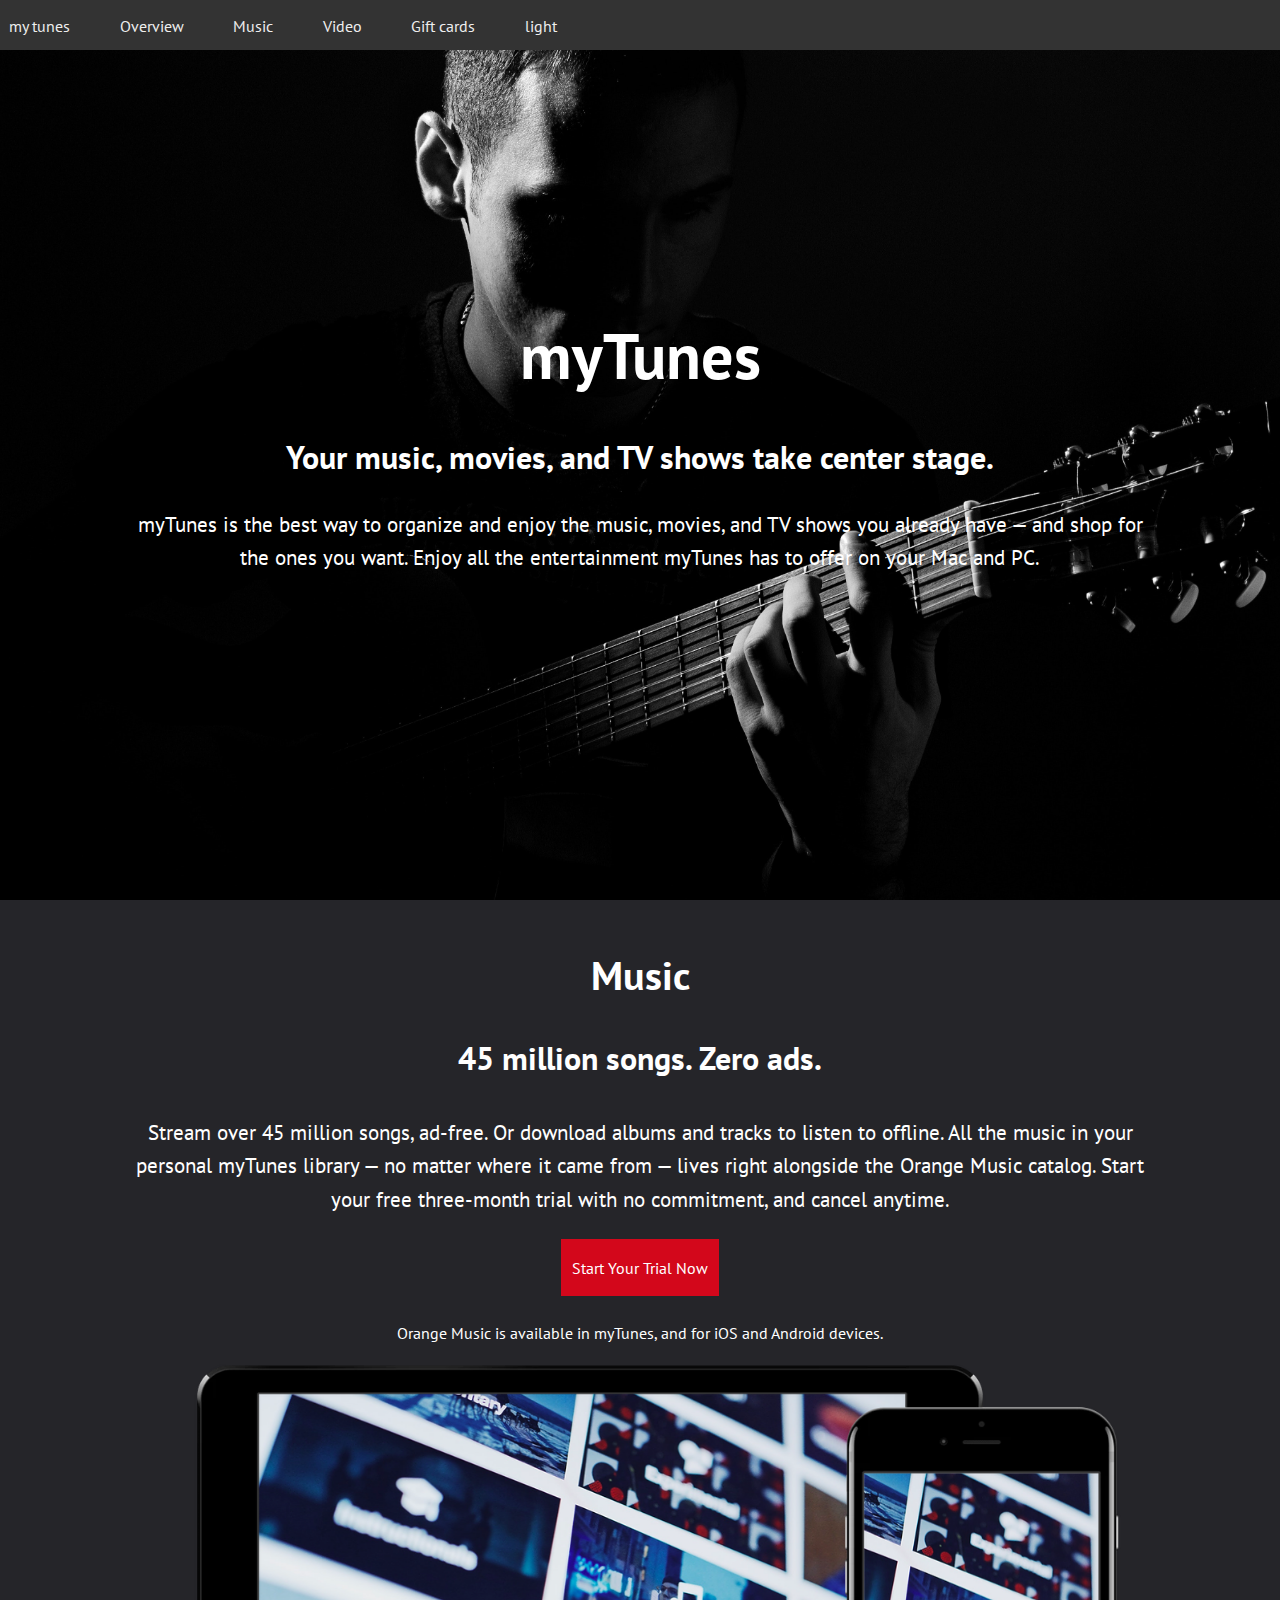
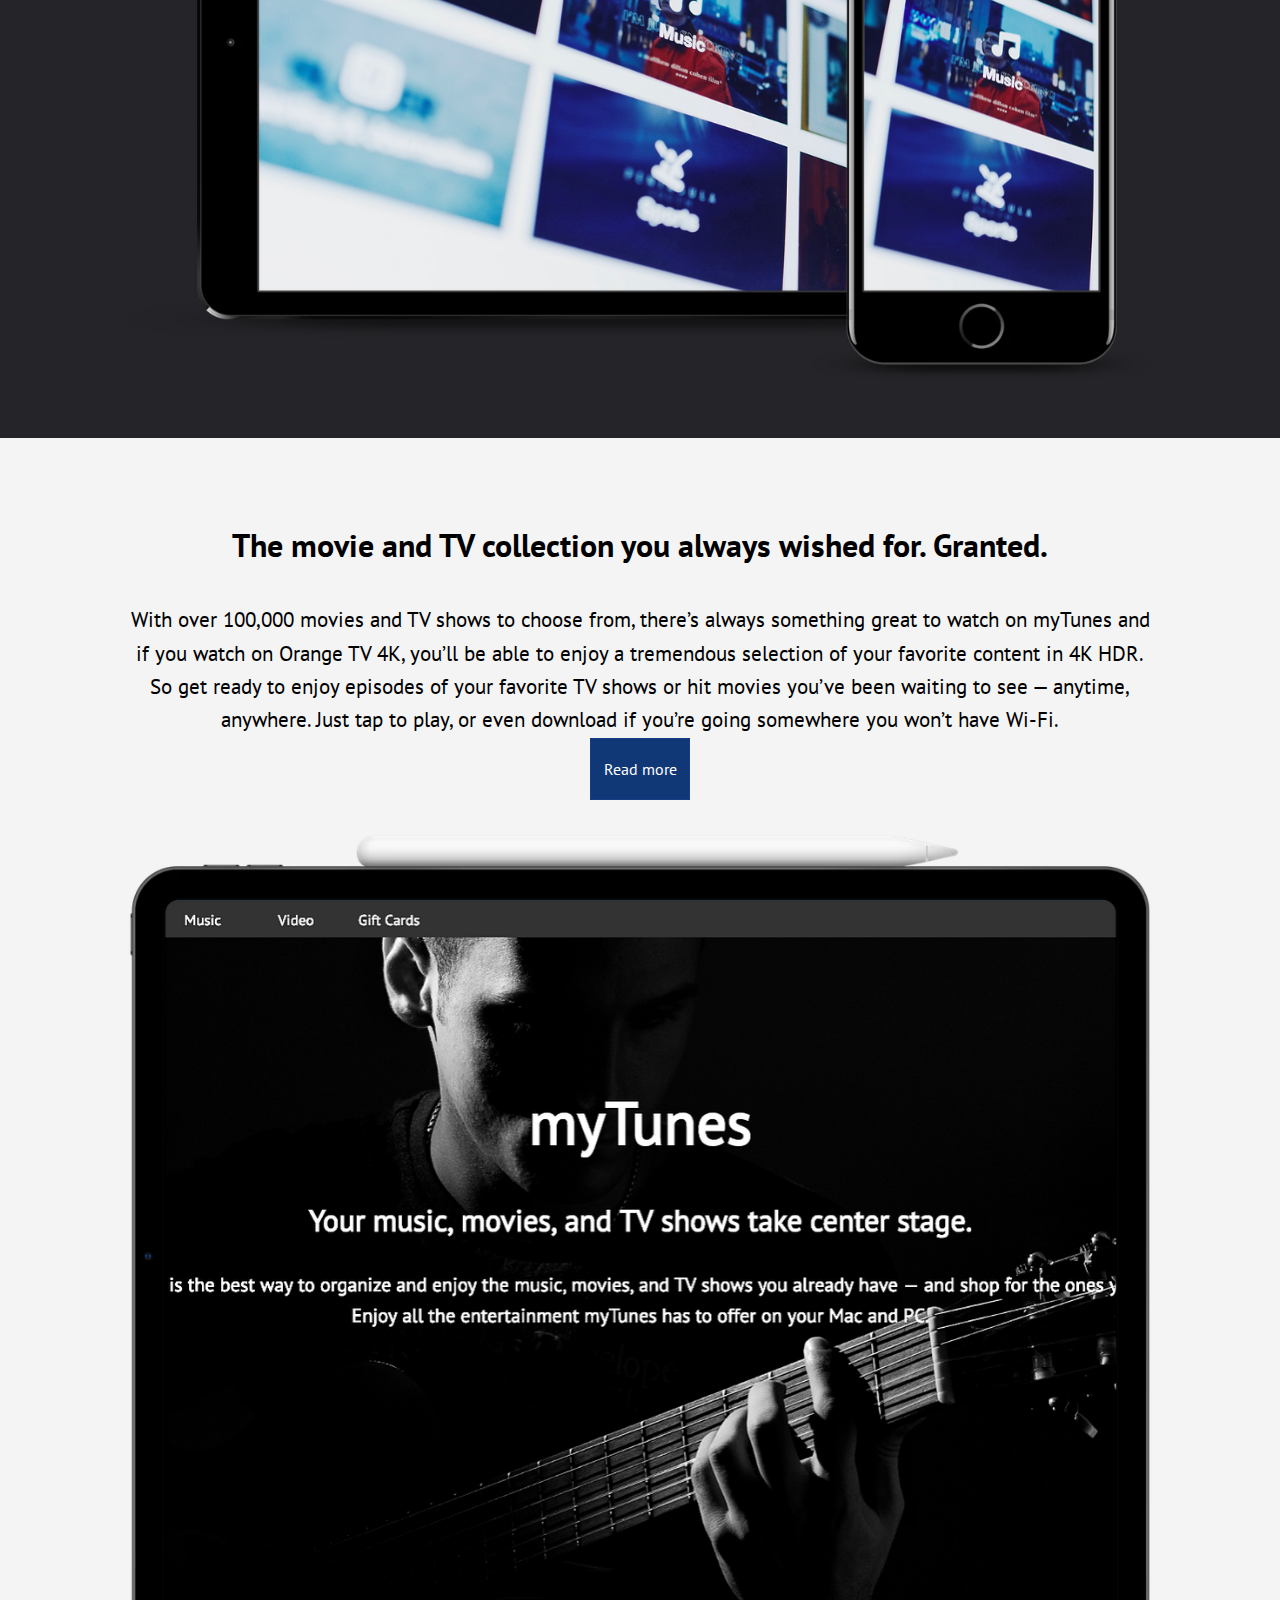
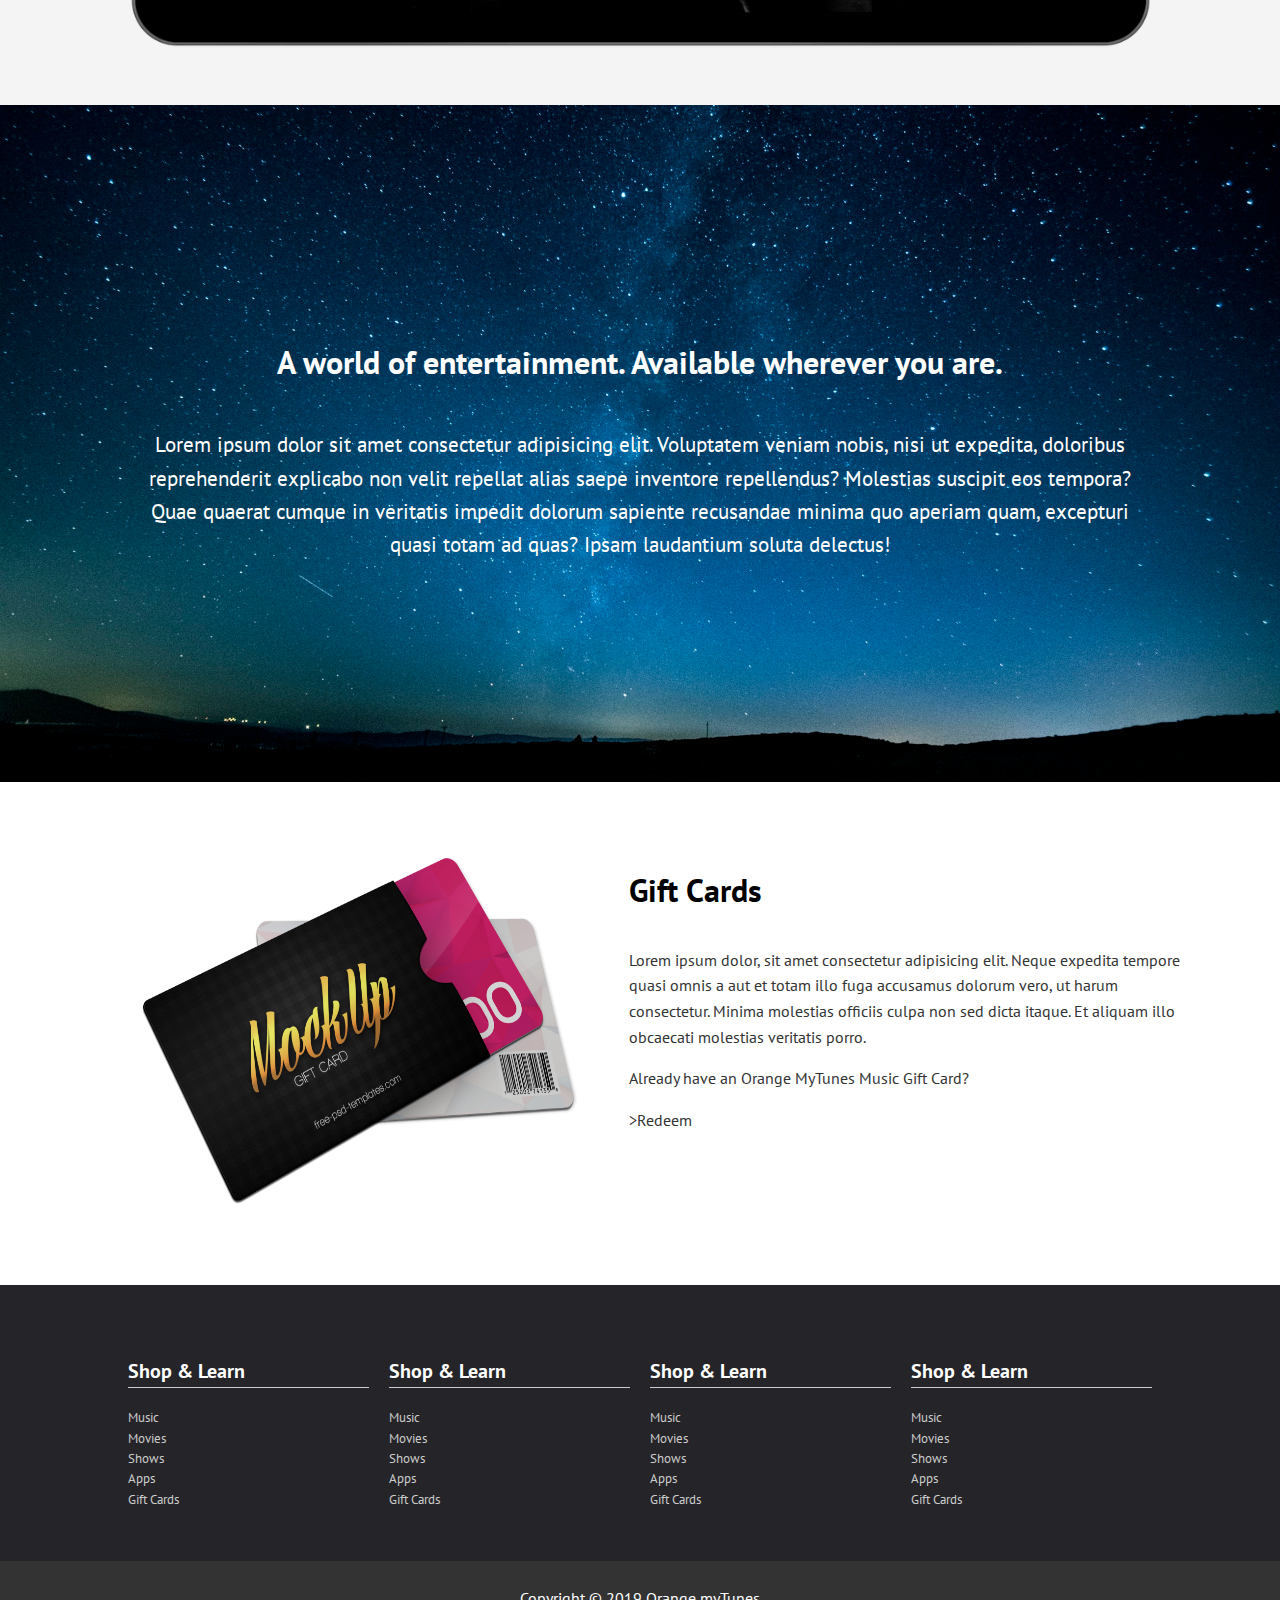
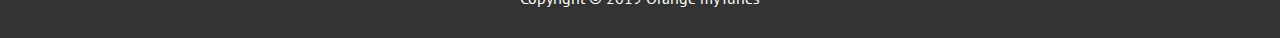
<file: index.html>
<!DOCTYPE html>
<html lang="en">
<head>
    <meta charset="UTF-8">
    <meta http-equiv="X-UA-Compatible" content="IE=edge">
    <meta name="viewport" content="width=device-width, initial-scale=1.0">
    <title>my tunes</title>
    <link rel="preconnect" href="https://fonts.gstatic.com">
    <link href="https://fonts.googleapis.com/css2?family=PT+Sans&display=swap" rel="stylesheet">
    <link rel="stylesheet" href="https://cdnjs.cloudflare.com/ajax/libs/font-awesome/5.15.3/css/all.min.css" integrity="sha512-iBBXm8fW90+nuLcSKlbmrPcLa0OT92xO1BIsZ+ywDWZCvqsWgccV3gFoRBv0z+8dLJgyAHIhR35VZc2oM/gI1w==" crossorigin="anonymous" />
    <link rel="stylesheet" href="css/style.css">
</head>
<body>
    <div class="top-container">
        <header>
            <nav>
                <ul>
                    <li>
                        <a href="">my tunes</a>
                    </li>
                    <li>
                        <a href="">Overview</a>
                    </li>
                    <li>
                        <a href="#asror">Music</a>
                    </li>
                    <li>
                        <a href="">Video</a>
                    </li>
                    <li>
                        <a href="">Gift cards</a>
                    </li>
                    <li>
                        <a href="light.html">light</a>
                    </li>
                </ul>
            </nav>
        </header>
        <div class="y">
            <div class="butom-nav">
                <h1>myTunes</h1>
                <h2>Your music, movies, and TV shows take center stage.</h2>
                <p>myTunes is the best way to organize and enjoy the music, movies, and TV shows you already have — and shop for the ones you want. Enjoy all the entertainment myTunes has to offer on your Mac and PC.</p>
            </div>
        </div>
    </div>
    <div class="middle-container" id="asror">
        <div class="y">
            <div class="middle-ex">
                <h2>
                    <i class="fas fa-music"></i>
                    Music
                </h2>
                <h3>45 million songs. Zero ads.</h3>
                <p class="p-middle-1">Stream over 45 million songs, ad-free. Or download albums and tracks to listen to offline. All the music in your personal myTunes library — no matter where it came from — lives right alongside the Orange Music catalog. Start your free three-month trial with no commitment, and cancel anytime.</p>
                <a href="">Start Your Trial Now</a>
                <p class="p-middle-2">Orange Music is available in myTunes, and for iOS and Android devices.</p>
                <img src="images/mockup1.png" alt="">
            </div>
        </div>
    </div>
    <div class="middle-container-buttom">
        <div class="y">
            <div class="middle-exburrom">
                <h3>The movie and TV collection you always wished for. Granted.</h3>
                <p>With over 100,000 movies and TV shows to choose from, there’s always something great to watch on myTunes and if you watch on Orange TV 4K, you’ll be able to enjoy a tremendous selection of your favorite content in 4K HDR. So get ready to enjoy episodes of your favorite TV shows or hit movies you’ve been waiting to see — anytime, anywhere. Just tap to play, or even download if you’re going somewhere you won’t have Wi-Fi.</p>
                <a href="">Read more</a>
                <img src="images/mockup2.png" alt="">
            </div>
        </div>
    </div>
    <div class="buttom-top">
        <div class="y">
            <div class="buttom-ex">
                <h3>A world of entertainment. Available wherever you are.</h3>
                <p>Lorem ipsum dolor sit amet consectetur adipisicing elit. Voluptatem veniam nobis, nisi ut expedita, doloribus reprehenderit explicabo non velit repellat alias saepe inventore repellendus? Molestias suscipit eos tempora? Quae quaerat cumque in veritatis impedit dolorum sapiente recusandae minima quo aperiam quam, excepturi quasi totam ad quas? Ipsam laudantium soluta delectus!</p>
            </div>
        </div>
    </div>
    <div class="card">
        <div class="y">
            <div class="card-ex">
                <div class="card-img">
                    <img src="images/cards.png" alt="">
                </div>
                <div class="card-right">
                    <h3>Gift Cards</h3>
                    <p>Lorem ipsum dolor, sit amet consectetur adipisicing elit. Neque expedita tempore quasi omnis a aut et totam illo fuga accusamus dolorum vero, ut harum consectetur. Minima molestias officiis culpa non sed dicta itaque. Et aliquam illo obcaecati molestias veritatis porro.</p>
                    <p>Already have an Orange MyTunes Music Gift Card?</p>
                    <a href="">>Redeem</a>
                </div>
            </div>
        </div>
    </div>
    <div class="bottom">
        <div class="y">
            <div class="bottom-ex">
                <div class="div1">
                    <h3>Shop & Learn</h3>
                    <ul>
                        <li>Music</li>
                        <li>Movies</li>
                        <li>Shows</li>
                        <li>Apps</li>
                        <li>Gift Cards</li>
                    </ul>
                </div>
                <div class="div1">
                    <h3>Shop & Learn</h3>
                    <ul>
                        <li>Music</li>
                        <li>Movies</li>
                        <li>Shows</li>
                        <li>Apps</li>
                        <li>Gift Cards</li>
                    </ul>
                </div>
                <div class="div1">
                    <h3>Shop & Learn</h3>
                    <ul>
                        <li>Music</li>
                        <li>Movies</li>
                        <li>Shows</li>
                        <li>Apps</li>
                        <li>Gift Cards</li>
                    </ul>
                </div>
                <div class="div1">
                    <h3>Shop & Learn</h3>
                    <ul>
                        <li>Music</li>
                        <li>Movies</li>
                        <li>Shows</li>
                        <li>Apps</li>
                        <li>Gift Cards</li>
                    </ul>
                </div>
            </div>
        </div>
    </div>
    <div class="bottom-buttom">
        <div class="ex">
            <p>Copyright © 2019 Orange myTunes</p>
        </div>
    </div>
</body>
</html>
</file>
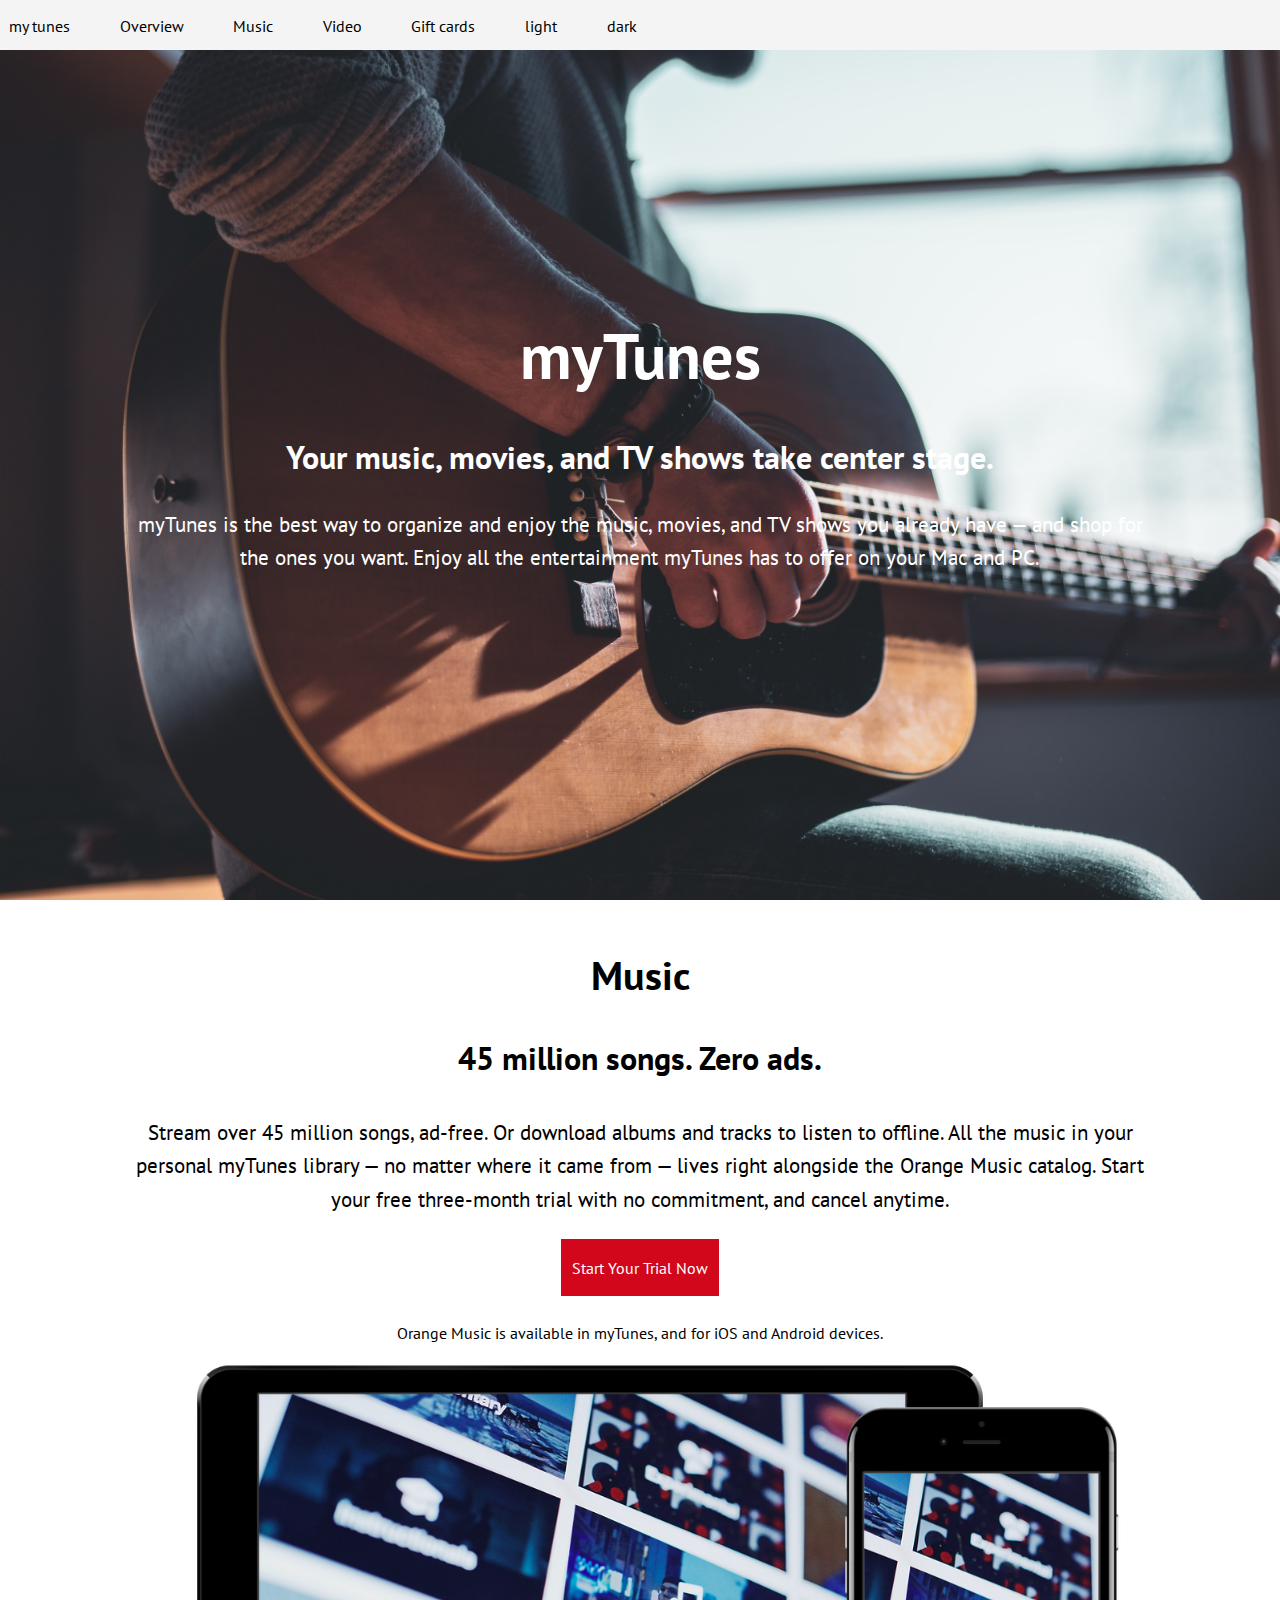
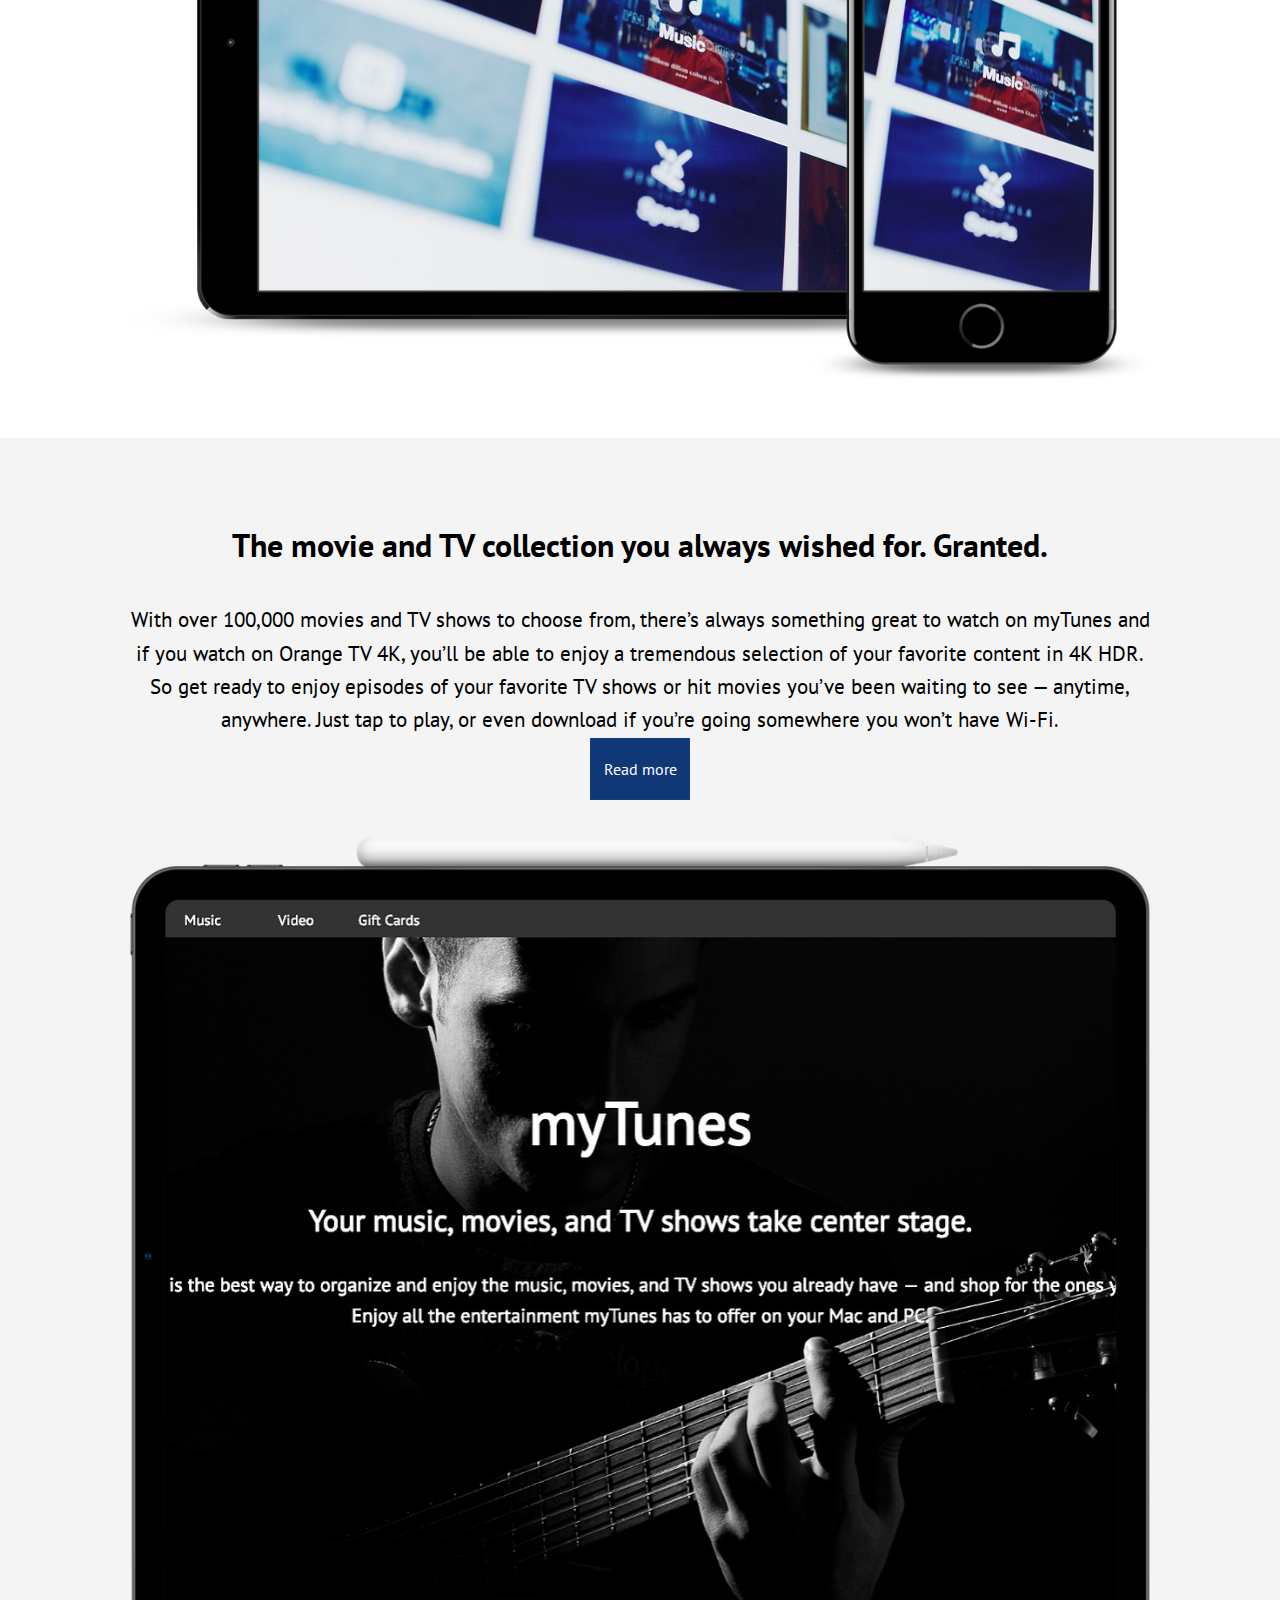
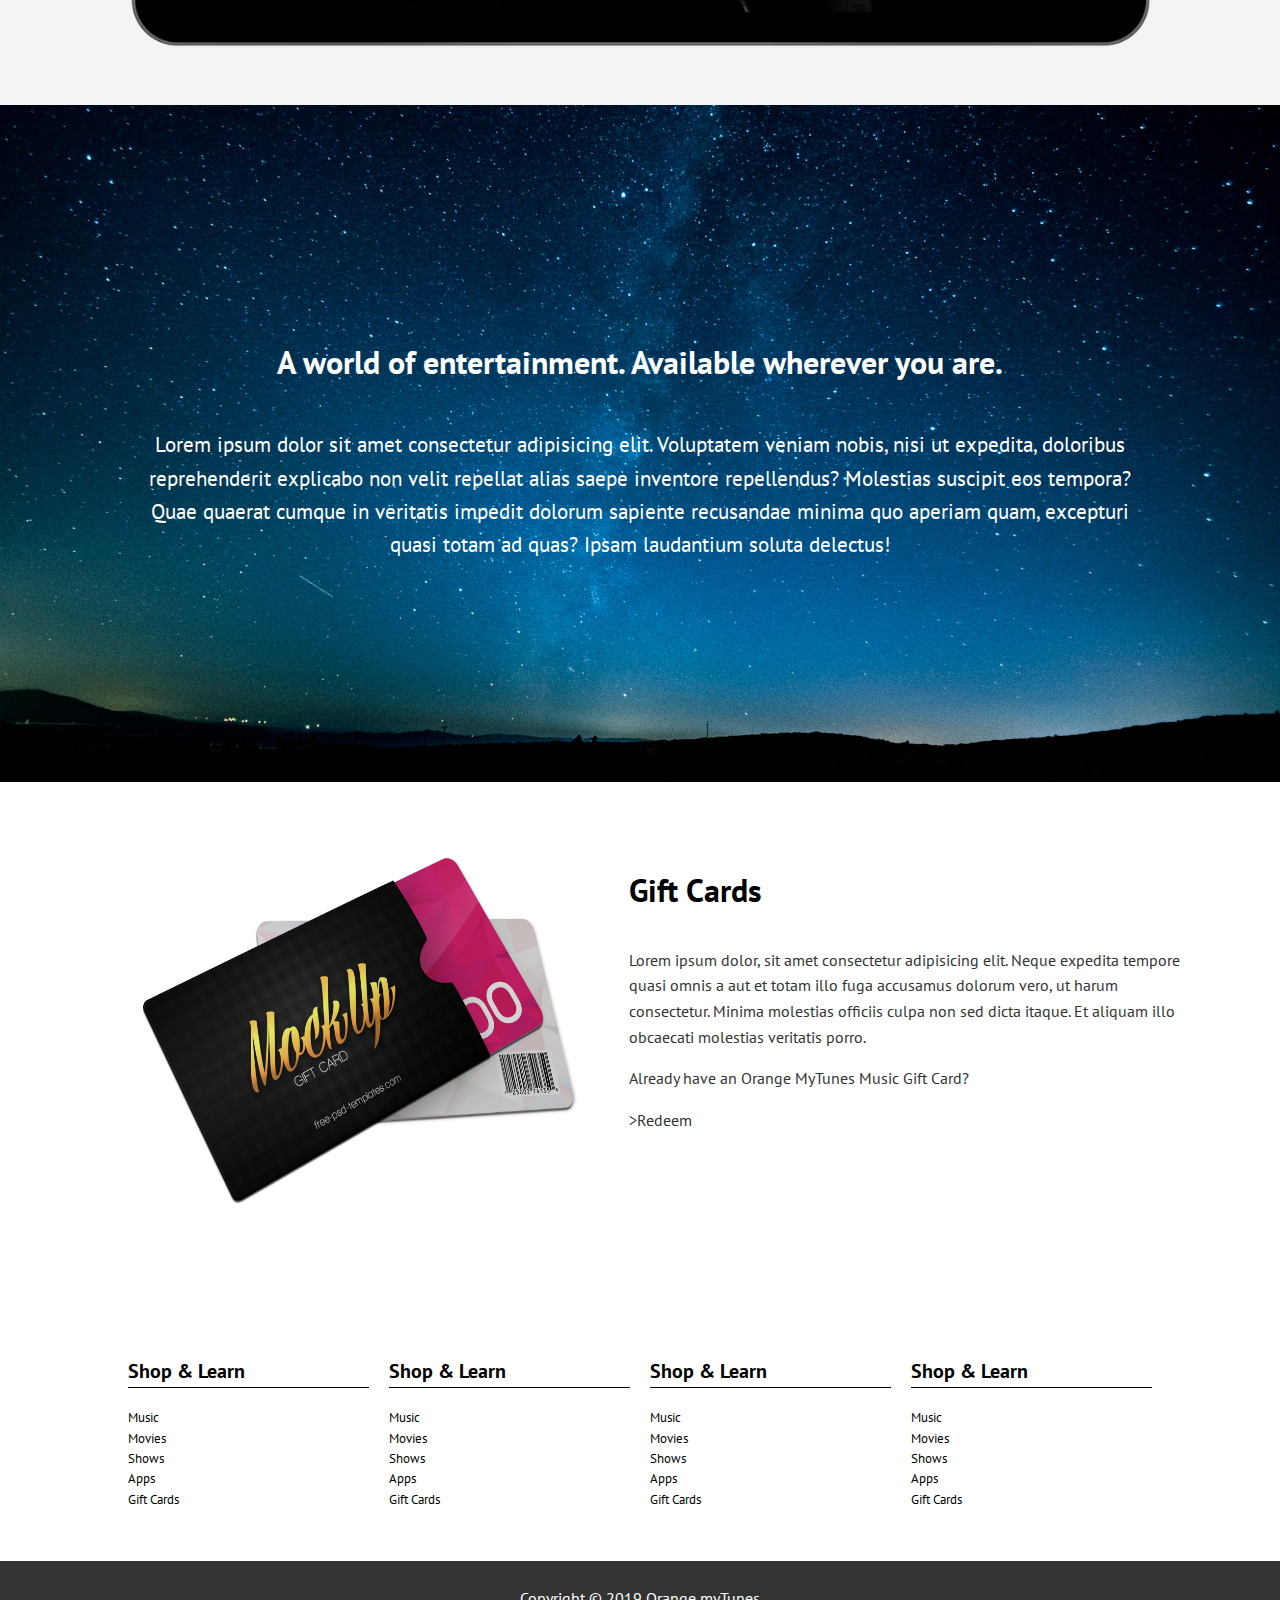
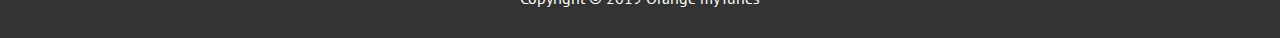
<file: light.html>
<!DOCTYPE html>
<html lang="en">
<head>
    <meta charset="UTF-8">
    <meta http-equiv="X-UA-Compatible" content="IE=edge">
    <meta name="viewport" content="width=device-width, initial-scale=1.0">
    <title>my tunes light</title>
    <link rel="preconnect" href="https://fonts.gstatic.com">
    <link href="https://fonts.googleapis.com/css2?family=PT+Sans&display=swap" rel="stylesheet">
    <link rel="stylesheet" href="https://cdnjs.cloudflare.com/ajax/libs/font-awesome/5.15.3/css/all.min.css" integrity="sha512-iBBXm8fW90+nuLcSKlbmrPcLa0OT92xO1BIsZ+ywDWZCvqsWgccV3gFoRBv0z+8dLJgyAHIhR35VZc2oM/gI1w==" crossorigin="anonymous" />
    <link rel="stylesheet" href="css/light.css">
</head>
<body>
    <div class="top-container">
        <header>
            <nav>
                <ul>
                    <li>
                        <a href="">my tunes</a>
                    </li>
                    <li>
                        <a href="">Overview</a>
                    </li>
                    <li>
                        <a href="">Music</a>
                    </li>
                    <li>
                        <a href="">Video</a>
                    </li>
                    <li>
                        <a href="">Gift cards</a>
                    </li>
                    <li>
                        <a href="">light</a>
                    </li>
                    <li>
                        <a href="index.html">dark</a>
                    </li>
                </ul>
            </nav>
        </header>
        <div class="y">
            <div class="butom-nav">
                <h1>myTunes</h1>
                <h2>Your music, movies, and TV shows take center stage.</h2>
                <p>myTunes is the best way to organize and enjoy the music, movies, and TV shows you already have — and shop for the ones you want. Enjoy all the entertainment myTunes has to offer on your Mac and PC.</p>
            </div>
        </div>
    </div>
    <div class="middle-container">
        <div class="y">
            <div class="middle-ex">
                <h2>
                    <i class="fas fa-music"></i>
                    Music
                </h2>
                <h3>45 million songs. Zero ads.</h3>
                <p class="p-middle-1">Stream over 45 million songs, ad-free. Or download albums and tracks to listen to offline. All the music in your personal myTunes library — no matter where it came from — lives right alongside the Orange Music catalog. Start your free three-month trial with no commitment, and cancel anytime.</p>
                <a href="">Start Your Trial Now</a>
                <p class="p-middle-2">Orange Music is available in myTunes, and for iOS and Android devices.</p>
                <img src="images/mockup1.png" alt="">
            </div>
        </div>
    </div>
    <div class="middle-container-buttom">
        <div class="y">
            <div class="middle-exburrom">
                <h3>The movie and TV collection you always wished for. Granted.</h3>
                <p>With over 100,000 movies and TV shows to choose from, there’s always something great to watch on myTunes and if you watch on Orange TV 4K, you’ll be able to enjoy a tremendous selection of your favorite content in 4K HDR. So get ready to enjoy episodes of your favorite TV shows or hit movies you’ve been waiting to see — anytime, anywhere. Just tap to play, or even download if you’re going somewhere you won’t have Wi-Fi.</p>
                <a href="">Read more</a>
                <img src="images/mockup2.png" alt="">
            </div>
        </div>
    </div>
    <div class="buttom-top">
        <div class="y">
            <div class="buttom-ex">
                <h3>A world of entertainment. Available wherever you are.</h3>
                <p>Lorem ipsum dolor sit amet consectetur adipisicing elit. Voluptatem veniam nobis, nisi ut expedita, doloribus reprehenderit explicabo non velit repellat alias saepe inventore repellendus? Molestias suscipit eos tempora? Quae quaerat cumque in veritatis impedit dolorum sapiente recusandae minima quo aperiam quam, excepturi quasi totam ad quas? Ipsam laudantium soluta delectus!</p>
            </div>
        </div>
    </div>
    <div class="card">
        <div class="y">
            <div class="card-ex">
                <div class="card-img">
                    <img src="images/cards.png" alt="">
                </div>
                <div class="card-right">
                    <h3>Gift Cards</h3>
                    <p>Lorem ipsum dolor, sit amet consectetur adipisicing elit. Neque expedita tempore quasi omnis a aut et totam illo fuga accusamus dolorum vero, ut harum consectetur. Minima molestias officiis culpa non sed dicta itaque. Et aliquam illo obcaecati molestias veritatis porro.</p>
                    <p>Already have an Orange MyTunes Music Gift Card?</p>
                    <a href="">>Redeem</a>
                </div>
            </div>
        </div>
    </div>
    <div class="bottom">
        <div class="y">
            <div class="bottom-ex">
                <div class="div1">
                    <h3>Shop & Learn</h3>
                    <ul>
                        <li>Music</li>
                        <li>Movies</li>
                        <li>Shows</li>
                        <li>Apps</li>
                        <li>Gift Cards</li>
                    </ul>
                </div>
                <div class="div1">
                    <h3>Shop & Learn</h3>
                    <ul>
                        <li>Music</li>
                        <li>Movies</li>
                        <li>Shows</li>
                        <li>Apps</li>
                        <li>Gift Cards</li>
                    </ul>
                </div>
                <div class="div1">
                    <h3>Shop & Learn</h3>
                    <ul>
                        <li>Music</li>
                        <li>Movies</li>
                        <li>Shows</li>
                        <li>Apps</li>
                        <li>Gift Cards</li>
                    </ul>
                </div>
                <div class="div1">
                    <h3>Shop & Learn</h3>
                    <ul>
                        <li>Music</li>
                        <li>Movies</li>
                        <li>Shows</li>
                        <li>Apps</li>
                        <li>Gift Cards</li>
                    </ul>
                </div>
            </div>
        </div>
    </div>
    <div class="bottom-buttom">
        <div class="ex">
            <p>Copyright © 2019 Orange myTunes</p>
        </div>
    </div>
</body>
</html>
</file>
<file: css/style.css>
body{
    margin: 0%;
    padding: 0%;
    font-family: 'PT Sans', sans-serif;
    line-height: 1.6;
}
h1, h2{
    margin: 0%;
}
h3{
    font-size: 2rem;
}
h2{
    font-size: 2rem;
    line-height: 3.2rem;
    margin: 1.56rem 0 1.56rem 0;
}
p{
    font-size: 1.3rem;
}
.top-container{
    background-image: url(../images/showcase.jpeg);
    height: 100vh;
    background-size: cover;
    box-sizing: border-box;
    display: flex;
}
.y{
    width: 80%;
    margin: auto;
}
ul{
    margin: 0%;
    padding-left: 0%;
    display: flex;
}
ul li{
    list-style-type: none;
    padding-right: 3.1rem;
}
li a{
    text-decoration: none;
    color: #eeeeee;
    font-size: 1rem;
}
nav{
    padding: 0.9rem 0 0 0.56rem;
}
header{
    background-color: #333;
    position: fixed;
    height: 3.1rem;
    width: 100%;
}
.butom-nav{
    color: white;
    text-align: center;
}
.butom-nav h1{
    font-size: 4rem;
}
.middle-ex{
    text-align: center;
    color: white;
    padding: 3.1rem 0 3.1rem 0;
}
.middle-ex h2{
    font-size: 2.5rem;
    margin: 0%;
}
.middle-ex h3{
    font-size: 2rem;
}
.middle-ex a{
    text-decoration: none;
    color: white;
    border: 1px solid #D3071B;
    padding: 1.1rem 0.6rem 1.1rem 0.6rem;
    background-color: #D3071B;
}
.middle-ex a:hover{
    background-color: rgb(255, 0, 0);
}
.p-middle-1{
    margin-bottom: 2.5rem;
}
.middle-container{
    background-color: #252529;
}
.middle-container-buttom{
    background-color: #F4F4F4;
}
.p-middle-2{
    margin-top: 2.5rem;
    font-size: 1rem;
}
.middle-exburrom{
    text-align: center;
    padding: 3.12rem 0;
}
.middle-ex img{
    width: 100%;
}
.middle-exburrom a{
    text-decoration: none;
    color: white;
    border: 1px solid rgb(20, 63, 133);
    padding: 1.25rem 0.8rem;
    background-color: rgb(16, 56, 119);
}
.middle-exburrom a:hover{
    background-color: rgb(20, 63, 133);
}
.middle-exburrom p{
    margin-bottom: 1.25rem;
}
.middle-exburrom img{
    margin-top: 3.15rem;
    width: 100%;
}
.buttom-top{
    background: url(../images/section-bg.jpeg);
    background-size: cover;
    box-sizing: border-box;
    background-position: bottom;
}
.buttom-ex{
    color: white;
    text-align: center;
    padding: 200px 0;
}
.buttom-ex h3{
    margin-bottom: 2.5rem;
}
.card-ex{
    display: grid;
    grid-template-columns: 45% 55%;
    gap: 2.5rem;
    padding: 3.15rem 0;
    width: 100%;
}
.card-ex img{
    width: 100%;
    /* width: 580px; */
    height: 24.625rem;
}
.card-ex p{
    font-size: 16px;
    color: rgb(51, 51, 51);
}
.card-right a{
    text-decoration: none;
    color: rgb(51, 51, 51);;
}
/* .card-right p{ */
    /* width: 80%; */
/* } */
.bottom-ex{
    display: grid;
    grid-template-columns: repeat(4,1fr);
    gap: 20px;
    color: #cccccc;
    padding: 3.15rem 0;
}
.bottom{
    background-color: #252529;
}
.div1 h3{
    font-size: 1.25rem;
    border-bottom: 1px solid #cccccc;
    color: white;
}
.div1 li{
    font-size: 0.8rem;
}
.div1 ul{
    display: flex;
    flex-direction: column;
}
.bottom-buttom{
    background-color: #333333;
    text-align: center;
}
.ex{
    padding: 0.6rem 0;
    color: white;
}
.ex p{
    font-size: 1rem;
}



@media(max-width: 800px){
    .bottom-ex{
        grid-template-columns: repeat(2,1fr);
    }
   .card-ex img{
    height: 288px;
    }
    .top-container{
        height: 150vh;
    }
}
@media(max-width: 690px){
    .card-ex img{
        height: 200px;
    }
    .card-ex{
        grid-template-columns: repeat(1,1fr);
        gap: 0;
    }
   .card-ex img{
        width: 80%;
        margin: auto;
    }
    li a{
        font-size: 0.5rem;
    }
    ul li{
        padding-right: 20px;
    }
    header{
        height: 4rem;
    }
    .top-container{
        height: 180vh;
    }
    .bottom-ex{
        grid-template-columns: repeat(1,1fr);
        text-align: center;
    } 

}
</file>
<file: css/light.css>
body{
    margin: 0%;
    padding: 0%;
    font-family: 'PT Sans', sans-serif;
    line-height: 1.6;
}
h1, h2{
    margin: 0%;
}
h3{
    font-size: 2rem;
}
h2{
    font-size: 2rem;
    line-height: 3.2rem;
    margin: 1.56rem 0 1.56rem 0;
}
p{
    font-size: 1.3rem;
}
.top-container{
    transition: 6s;
    background-image: url(../images/jacek-dylag-hUHzaiAHuUc-unsplash.jpg);
    height: 100vh;
    background-size: cover;
    box-sizing: border-box;
    display: flex;
}
.y{
    width: 80%;
    margin: auto;
}
ul{
    margin: 0%;
    padding-left: 0%;
    display: flex;
}
ul li{
    list-style-type: none;
    padding-right: 3.1rem;
}
li a{
    transition: 10s;
    text-decoration: none;
    color: black;
    font-size: 1rem;
}
nav{
    padding: 0.9rem 0 0 0.56rem;
}
header{
    transition: 8s;
    background-color: #F4F4F4;
    position: fixed;
    height: 3.1rem;
    width: 100%;
}
.butom-nav{
    color: white;
    text-align: center;
}
.butom-nav h1{
    font-size: 4rem;
}
.middle-ex{
    text-align: center;
    color: black;
    padding: 3.1rem 0 3.1rem 0;
}
.middle-ex h2{
    font-size: 2.5rem;
    margin: 0%;
}
.middle-ex h3{
    font-size: 2rem;
}
.middle-ex a{
    text-decoration: none;
    color: white;
    border: 1px solid #D3071B;
    padding: 1.1rem 0.6rem 1.1rem 0.6rem;
    background-color: #D3071B;
}
.middle-ex a:hover{
    background-color: rgb(255, 0, 0);
}
.p-middle-1{
    margin-bottom: 2.5rem;
}
.middle-container{
    transition: 10s;
    background-color: #ffff;
}
.middle-container-buttom{
    background-color: #F4F4F4;
}
.p-middle-2{
    margin-top: 2.5rem;
    font-size: 1rem;
}
.middle-exburrom{
    text-align: center;
    padding: 3.12rem 0;
}
.middle-ex img{
    width: 100%;
}
.middle-exburrom a{
    text-decoration: none;
    color: white;
    border: 1px solid rgb(20, 63, 133);
    padding: 1.25rem 0.8rem;
    background-color: rgb(16, 56, 119);
}
.middle-exburrom a:hover{
    background-color: rgb(20, 63, 133);
}
.middle-exburrom p{
    margin-bottom: 1.25rem;
}
.middle-exburrom img{
    margin-top: 3.15rem;
    width: 100%;
}
.buttom-top{
    background: url(../images/section-bg.jpeg);
    background-size: cover;
    box-sizing: border-box;
    background-position: bottom;
}
.buttom-ex{
    color: white;
    text-align: center;
    padding: 200px 0;
}
.buttom-ex h3{
    margin-bottom: 2.5rem;
}
.card-ex{
    display: grid;
    grid-template-columns: 45% 55%;
    gap: 2.5rem;
    padding: 3.15rem 0;
    width: 100%;
}
.card-ex img{
    width: 100%;
    /* width: 580px; */
    height: 24.625rem;
}
.card-ex p{
    font-size: 16px;
    color: rgb(51, 51, 51);
}
.card-right a{
    text-decoration: none;
    color: rgb(51, 51, 51);;
}
/* .card-right p{ */
    /* width: 80%; */
/* } */
.bottom-ex{
    display: grid;
    grid-template-columns: repeat(4,1fr);
    gap: 20px;
    color: black;
    padding: 3.15rem 0;
}
.bottom{
    background-color: white;
}
.div1 h3{
    font-size: 1.25rem;
    border-bottom: 1px solid ;
    color: black;
}
.div1 li{
    font-size: 0.8rem;
}
.div1 ul{
    display: flex;
    flex-direction: column;
}
.bottom-buttom{
    background-color: #333333;
    text-align: center;
}
.ex{
    padding: 0.6rem 0;
    color: white;
}
.ex p{
    font-size: 1rem;
}



@media(max-width: 800px){
    .bottom-ex{
        grid-template-columns: repeat(2,1fr);
    }
   .card-ex img{
    height: 288px;
    }
    .top-container{
        height: 150vh;
    }
}
@media(max-width: 690px){
    .card-ex img{
        height: 200px;
    }
    .card-ex{
        grid-template-columns: repeat(1,1fr);
        gap: 0;
    }
   .card-ex img{
        width: 80%;
        margin: auto;
    }
    li a{
        font-size: 0.5rem;
    }
    ul li{
        padding-right: 20px;
    }
    header{
        height: 4rem;
    }
    .top-container{
        height: 180vh;
    }
    .bottom-ex{
        grid-template-columns: repeat(1,1fr);
        text-align: center;
    } 

}
</file>
